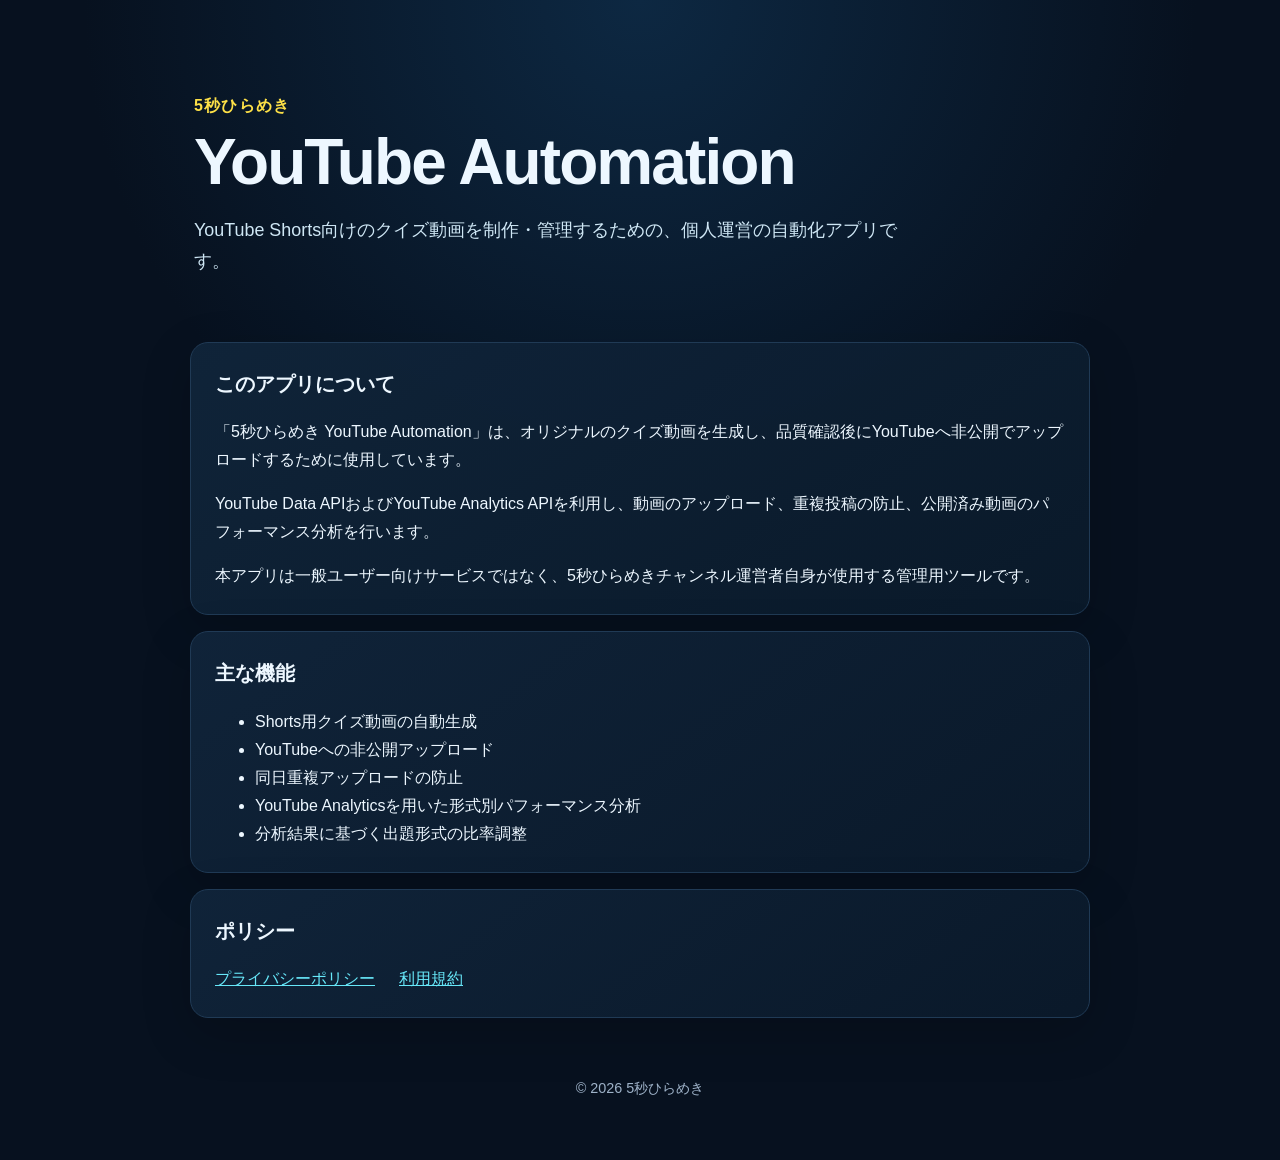
<file: index.html>
<!doctype html>
<html lang="ja">
<head>
  <meta charset="utf-8">
  <meta name="viewport" content="width=device-width, initial-scale=1">
  <title>5秒ひらめき YouTube Automation</title>
  <meta name="description" content="5秒ひらめきのYouTube Shorts制作・管理を支援する個人運営の自動化アプリです。">
  <link rel="stylesheet" href="./styles.css">
</head>
<body>
  <main class="container">
    <section class="hero">
      <p class="eyebrow">5秒ひらめき</p>
      <h1>YouTube Automation</h1>
      <p class="lead">YouTube Shorts向けのクイズ動画を制作・管理するための、個人運営の自動化アプリです。</p>
    </section>

    <section class="card">
      <h2>このアプリについて</h2>
      <p>「5秒ひらめき YouTube Automation」は、オリジナルのクイズ動画を生成し、品質確認後にYouTubeへ非公開でアップロードするために使用しています。</p>
      <p>YouTube Data APIおよびYouTube Analytics APIを利用し、動画のアップロード、重複投稿の防止、公開済み動画のパフォーマンス分析を行います。</p>
      <p>本アプリは一般ユーザー向けサービスではなく、5秒ひらめきチャンネル運営者自身が使用する管理用ツールです。</p>
    </section>

    <section class="card">
      <h2>主な機能</h2>
      <ul>
        <li>Shorts用クイズ動画の自動生成</li>
        <li>YouTubeへの非公開アップロード</li>
        <li>同日重複アップロードの防止</li>
        <li>YouTube Analyticsを用いた形式別パフォーマンス分析</li>
        <li>分析結果に基づく出題形式の比率調整</li>
      </ul>
    </section>

    <section class="card links">
      <h2>ポリシー</h2>
      <a href="./privacy.html">プライバシーポリシー</a>
      <a href="./terms.html">利用規約</a>
    </section>

    <footer>
      <p>© 2026 5秒ひらめき</p>
    </footer>
  </main>
</body>
</html>
</file>
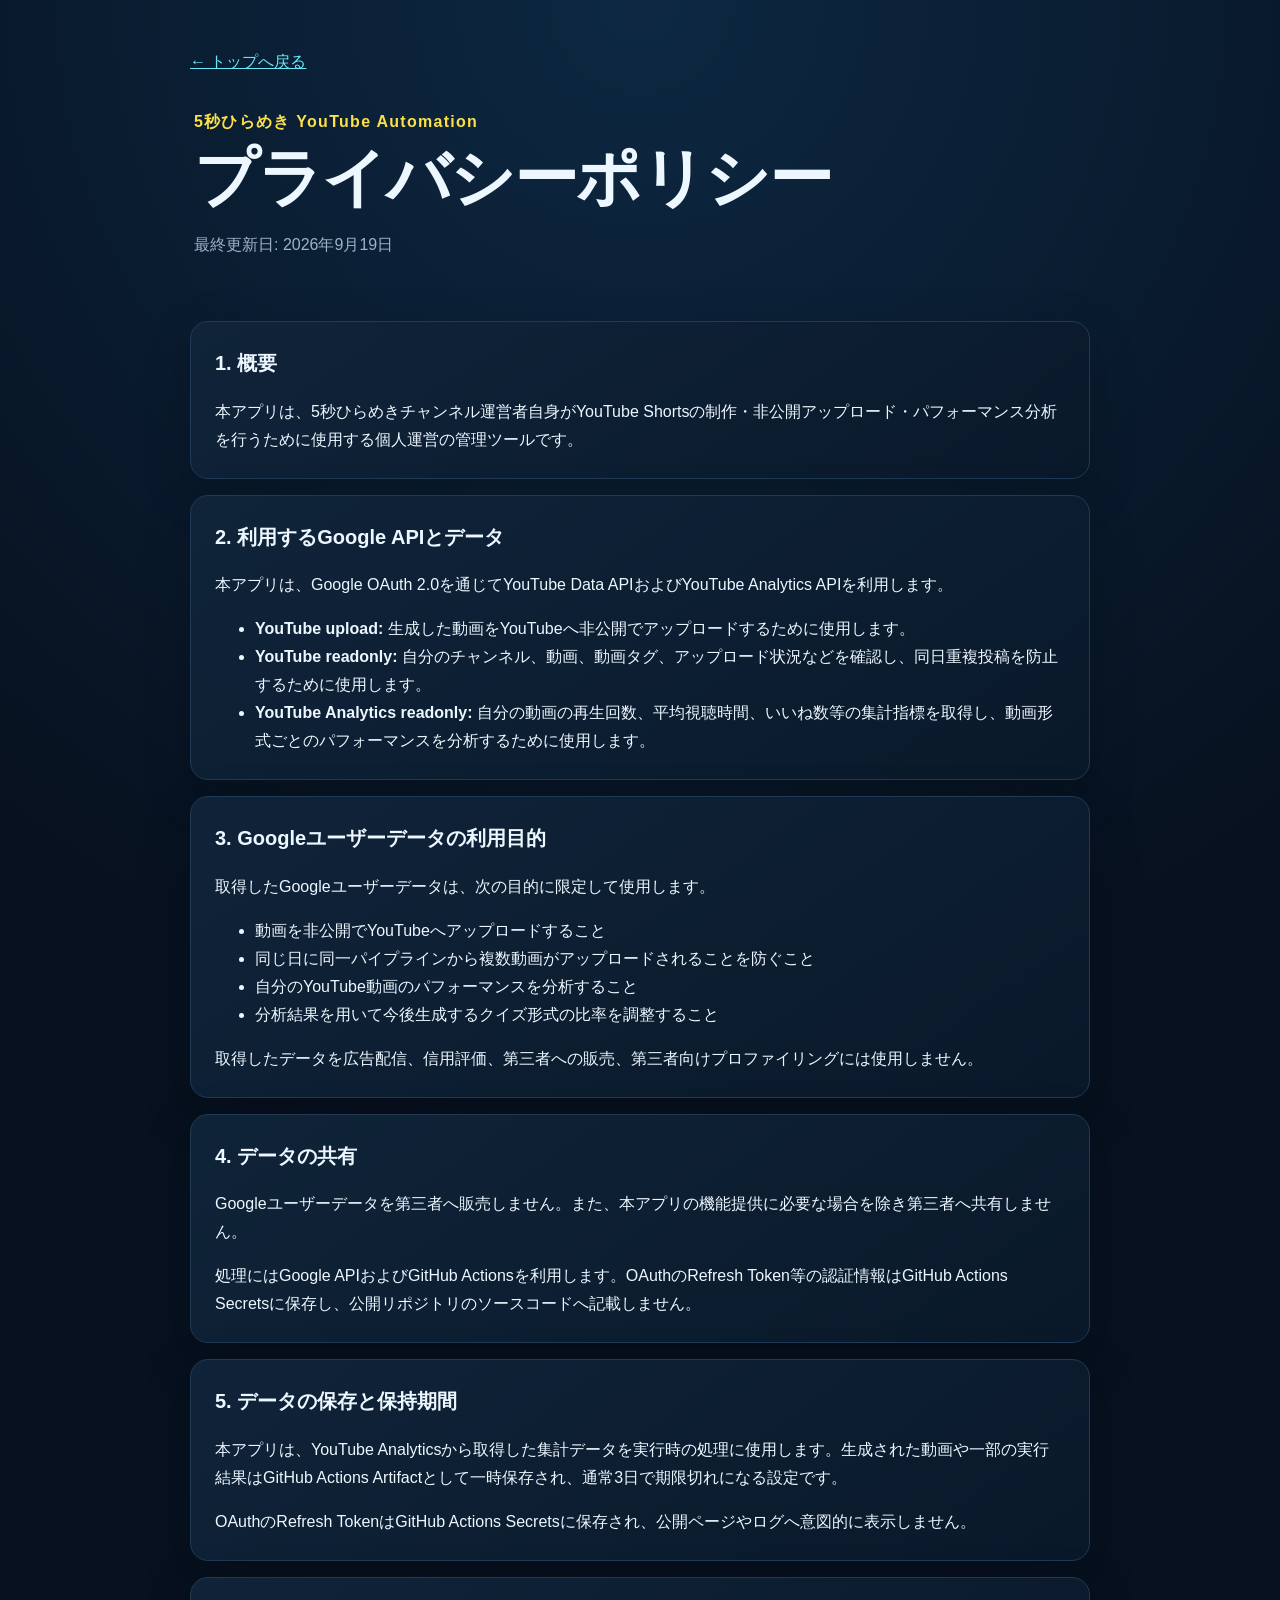
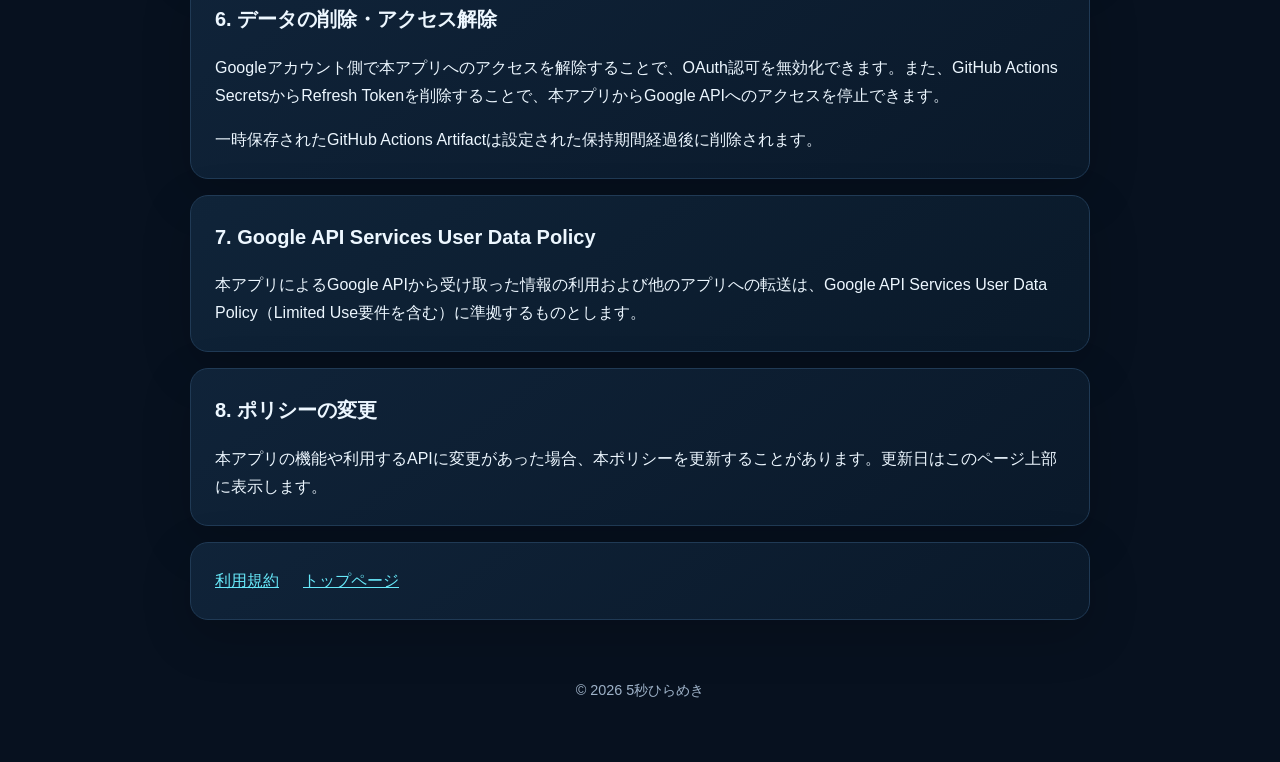
<file: privacy.html>
<!doctype html>
<html lang="ja">
<head>
  <meta charset="utf-8">
  <meta name="viewport" content="width=device-width, initial-scale=1">
  <title>プライバシーポリシー | 5秒ひらめき YouTube Automation</title>
  <meta name="description" content="5秒ひらめき YouTube Automationのプライバシーポリシーです。">
  <link rel="stylesheet" href="./styles.css">
</head>
<body>
  <main class="container">
    <nav><a href="./index.html">← トップへ戻る</a></nav>
    <section class="hero compact">
      <p class="eyebrow">5秒ひらめき YouTube Automation</p>
      <h1>プライバシーポリシー</h1>
      <p class="muted">最終更新日: 2026年9月19日</p>
    </section>

    <section class="card">
      <h2>1. 概要</h2>
      <p>本アプリは、5秒ひらめきチャンネル運営者自身がYouTube Shortsの制作・非公開アップロード・パフォーマンス分析を行うために使用する個人運営の管理ツールです。</p>
    </section>

    <section class="card">
      <h2>2. 利用するGoogle APIとデータ</h2>
      <p>本アプリは、Google OAuth 2.0を通じてYouTube Data APIおよびYouTube Analytics APIを利用します。</p>
      <ul>
        <li><strong>YouTube upload:</strong> 生成した動画をYouTubeへ非公開でアップロードするために使用します。</li>
        <li><strong>YouTube readonly:</strong> 自分のチャンネル、動画、動画タグ、アップロード状況などを確認し、同日重複投稿を防止するために使用します。</li>
        <li><strong>YouTube Analytics readonly:</strong> 自分の動画の再生回数、平均視聴時間、いいね数等の集計指標を取得し、動画形式ごとのパフォーマンスを分析するために使用します。</li>
      </ul>
    </section>

    <section class="card">
      <h2>3. Googleユーザーデータの利用目的</h2>
      <p>取得したGoogleユーザーデータは、次の目的に限定して使用します。</p>
      <ul>
        <li>動画を非公開でYouTubeへアップロードすること</li>
        <li>同じ日に同一パイプラインから複数動画がアップロードされることを防ぐこと</li>
        <li>自分のYouTube動画のパフォーマンスを分析すること</li>
        <li>分析結果を用いて今後生成するクイズ形式の比率を調整すること</li>
      </ul>
      <p>取得したデータを広告配信、信用評価、第三者への販売、第三者向けプロファイリングには使用しません。</p>
    </section>

    <section class="card">
      <h2>4. データの共有</h2>
      <p>Googleユーザーデータを第三者へ販売しません。また、本アプリの機能提供に必要な場合を除き第三者へ共有しません。</p>
      <p>処理にはGoogle APIおよびGitHub Actionsを利用します。OAuthのRefresh Token等の認証情報はGitHub Actions Secretsに保存し、公開リポジトリのソースコードへ記載しません。</p>
    </section>

    <section class="card">
      <h2>5. データの保存と保持期間</h2>
      <p>本アプリは、YouTube Analyticsから取得した集計データを実行時の処理に使用します。生成された動画や一部の実行結果はGitHub Actions Artifactとして一時保存され、通常3日で期限切れになる設定です。</p>
      <p>OAuthのRefresh TokenはGitHub Actions Secretsに保存され、公開ページやログへ意図的に表示しません。</p>
    </section>

    <section class="card">
      <h2>6. データの削除・アクセス解除</h2>
      <p>Googleアカウント側で本アプリへのアクセスを解除することで、OAuth認可を無効化できます。また、GitHub Actions SecretsからRefresh Tokenを削除することで、本アプリからGoogle APIへのアクセスを停止できます。</p>
      <p>一時保存されたGitHub Actions Artifactは設定された保持期間経過後に削除されます。</p>
    </section>

    <section class="card">
      <h2>7. Google API Services User Data Policy</h2>
      <p>本アプリによるGoogle APIから受け取った情報の利用および他のアプリへの転送は、Google API Services User Data Policy（Limited Use要件を含む）に準拠するものとします。</p>
    </section>

    <section class="card">
      <h2>8. ポリシーの変更</h2>
      <p>本アプリの機能や利用するAPIに変更があった場合、本ポリシーを更新することがあります。更新日はこのページ上部に表示します。</p>
    </section>

    <section class="card links">
      <a href="./terms.html">利用規約</a>
      <a href="./index.html">トップページ</a>
    </section>

    <footer><p>© 2026 5秒ひらめき</p></footer>
  </main>
</body>
</html>
</file>
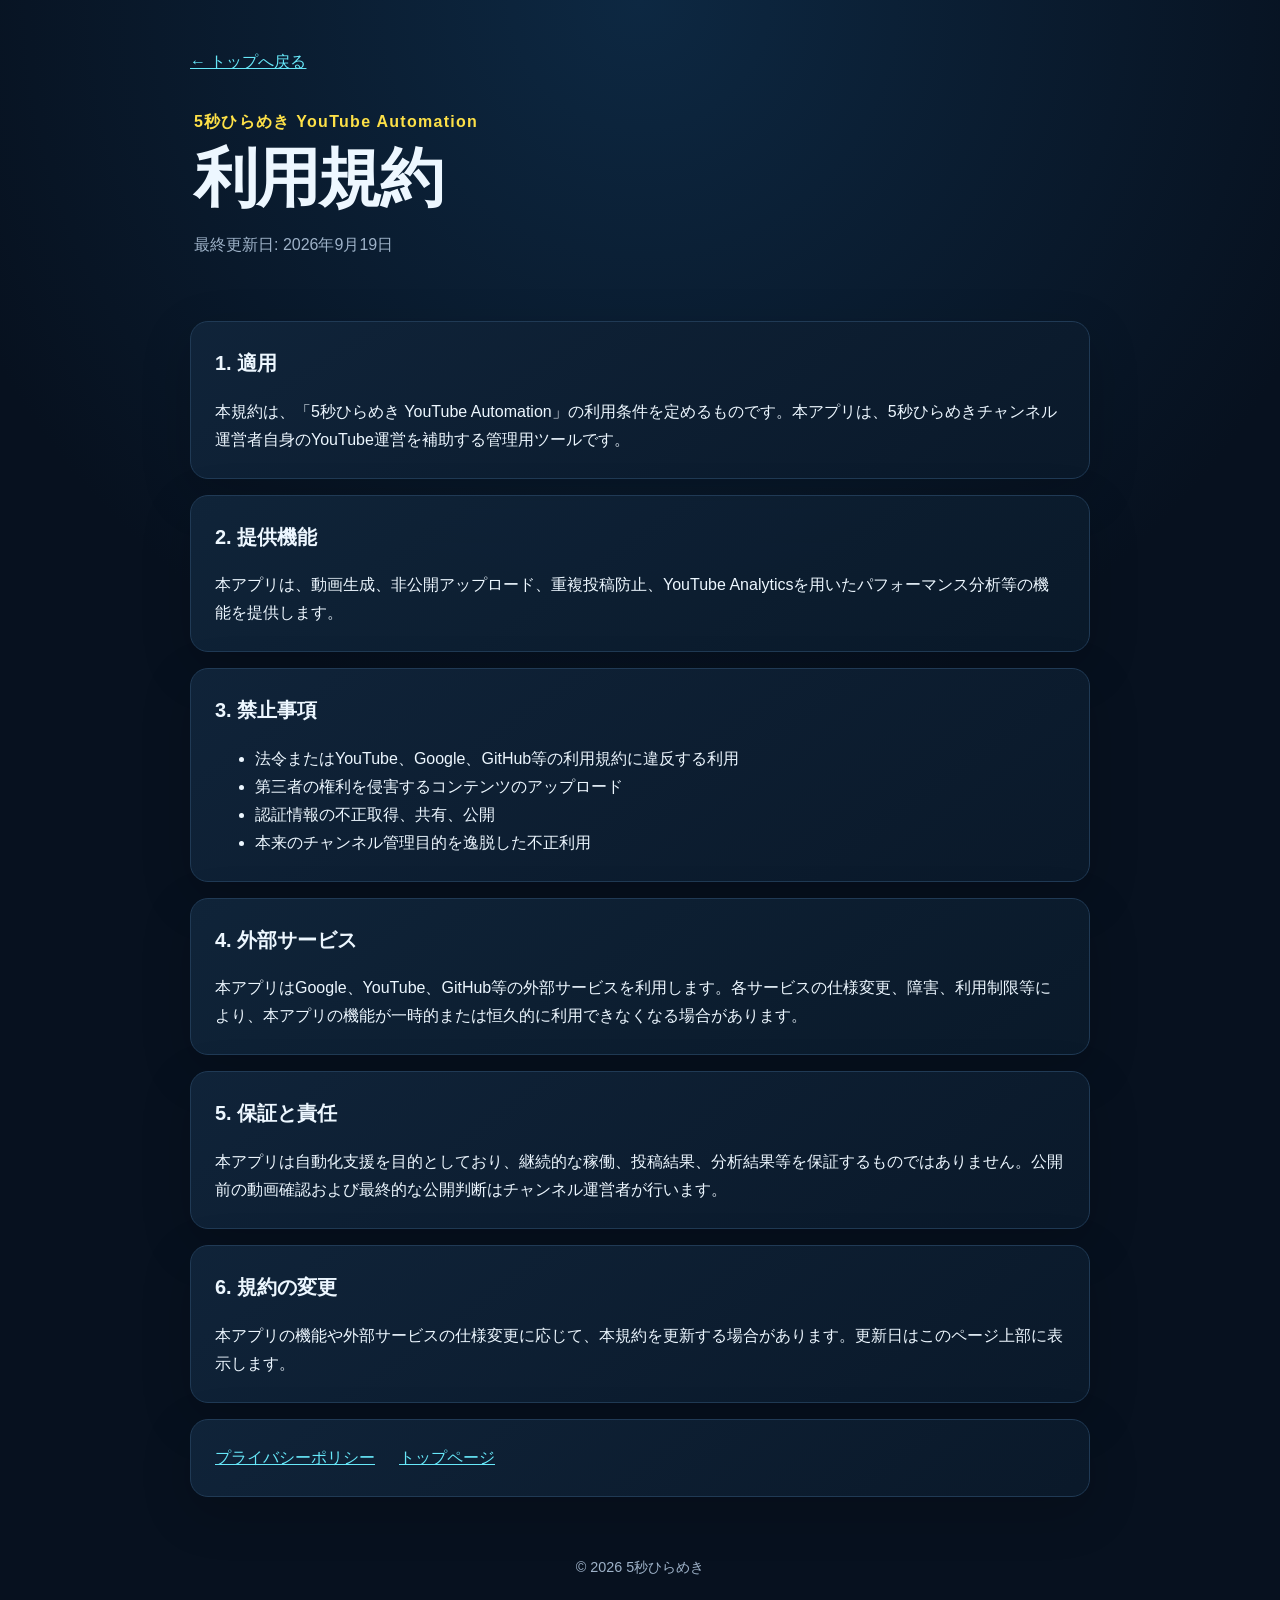
<file: terms.html>
<!doctype html>
<html lang="ja">
<head>
  <meta charset="utf-8">
  <meta name="viewport" content="width=device-width, initial-scale=1">
  <title>利用規約 | 5秒ひらめき YouTube Automation</title>
  <meta name="description" content="5秒ひらめき YouTube Automationの利用規約です。">
  <link rel="stylesheet" href="./styles.css">
</head>
<body>
  <main class="container">
    <nav><a href="./index.html">← トップへ戻る</a></nav>
    <section class="hero compact">
      <p class="eyebrow">5秒ひらめき YouTube Automation</p>
      <h1>利用規約</h1>
      <p class="muted">最終更新日: 2026年9月19日</p>
    </section>

    <section class="card">
      <h2>1. 適用</h2>
      <p>本規約は、「5秒ひらめき YouTube Automation」の利用条件を定めるものです。本アプリは、5秒ひらめきチャンネル運営者自身のYouTube運営を補助する管理用ツールです。</p>
    </section>

    <section class="card">
      <h2>2. 提供機能</h2>
      <p>本アプリは、動画生成、非公開アップロード、重複投稿防止、YouTube Analyticsを用いたパフォーマンス分析等の機能を提供します。</p>
    </section>

    <section class="card">
      <h2>3. 禁止事項</h2>
      <ul>
        <li>法令またはYouTube、Google、GitHub等の利用規約に違反する利用</li>
        <li>第三者の権利を侵害するコンテンツのアップロード</li>
        <li>認証情報の不正取得、共有、公開</li>
        <li>本来のチャンネル管理目的を逸脱した不正利用</li>
      </ul>
    </section>

    <section class="card">
      <h2>4. 外部サービス</h2>
      <p>本アプリはGoogle、YouTube、GitHub等の外部サービスを利用します。各サービスの仕様変更、障害、利用制限等により、本アプリの機能が一時的または恒久的に利用できなくなる場合があります。</p>
    </section>

    <section class="card">
      <h2>5. 保証と責任</h2>
      <p>本アプリは自動化支援を目的としており、継続的な稼働、投稿結果、分析結果等を保証するものではありません。公開前の動画確認および最終的な公開判断はチャンネル運営者が行います。</p>
    </section>

    <section class="card">
      <h2>6. 規約の変更</h2>
      <p>本アプリの機能や外部サービスの仕様変更に応じて、本規約を更新する場合があります。更新日はこのページ上部に表示します。</p>
    </section>

    <section class="card links">
      <a href="./privacy.html">プライバシーポリシー</a>
      <a href="./index.html">トップページ</a>
    </section>

    <footer><p>© 2026 5秒ひらめき</p></footer>
  </main>
</body>
</html>
</file>
<file: styles.css>
:root {
  color-scheme: dark;
  --bg: #07111f;
  --panel: #0d1b2d;
  --panel2: #10243a;
  --text: #edf7ff;
  --muted: #9eb2c8;
  --accent: #67e8f9;
  --accent2: #fde047;
  --border: #203a55;
}
* { box-sizing: border-box; }
html { scroll-behavior: smooth; }
body {
  margin: 0;
  font-family: -apple-system, BlinkMacSystemFont, "Segoe UI", "Noto Sans JP", sans-serif;
  background: radial-gradient(circle at top, #0d2842 0, var(--bg) 42%);
  color: var(--text);
  line-height: 1.75;
}
a { color: var(--accent); }
.container { width: min(900px, calc(100% - 32px)); margin: 0 auto; padding: 48px 0 36px; }
.hero { padding: 44px 4px 30px; }
.hero.compact { padding-top: 28px; }
.eyebrow { color: var(--accent2); font-weight: 800; letter-spacing: .08em; margin: 0 0 8px; }
h1 { font-size: clamp(2rem, 7vw, 4rem); line-height: 1.08; margin: 0 0 18px; letter-spacing: -.03em; }
h2 { margin-top: 0; font-size: 1.25rem; }
.lead { max-width: 720px; font-size: 1.12rem; color: #cfe7f5; }
.muted { color: var(--muted); }
.card {
  background: linear-gradient(145deg, rgba(16,36,58,.96), rgba(10,25,42,.96));
  border: 1px solid var(--border);
  border-radius: 18px;
  padding: 24px;
  margin: 16px 0;
  box-shadow: 0 16px 50px rgba(0,0,0,.18);
}
.card p:last-child, .card ul:last-child { margin-bottom: 0; }
.links { display: flex; flex-wrap: wrap; gap: 16px 24px; align-items: center; }
.links h2 { width: 100%; margin-bottom: 0; }
nav { margin-bottom: 4px; }
footer { color: var(--muted); text-align: center; padding: 28px 0 8px; font-size: .9rem; }
@media (max-width: 560px) {
  .container { width: min(100% - 22px, 900px); padding-top: 22px; }
  .card { padding: 19px; border-radius: 15px; }
}
</file>
